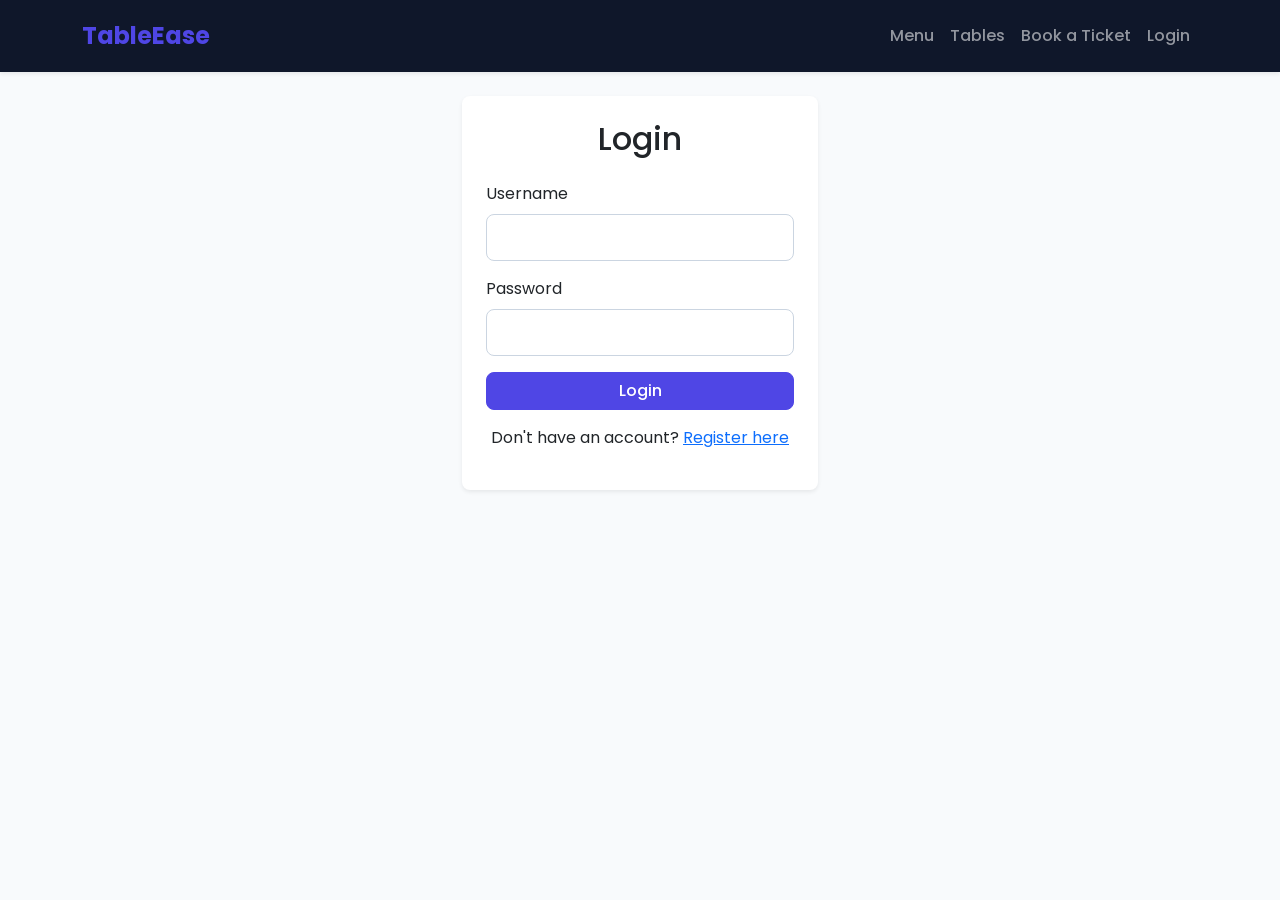
<file: frontend/login.html>
<!DOCTYPE html>
<html lang="en">
<head>
    <meta charset="UTF-8">
    <meta name="viewport" content="width=device-width, initial-scale=1.0">
    <title>TableEase - Login</title>
    <link href="https://cdn.jsdelivr.net/npm/bootstrap@5.3.3/dist/css/bootstrap.min.css" rel="stylesheet">
    <link rel="stylesheet" href="css/style.css">
</head>
<body>
    <nav class="navbar navbar-expand-lg navbar-dark bg-dark shadow-sm">
        <div class="container">
            <a href="index.html" class="navbar-brand fw-bold text-primary">TableEase</a>
            <div class="navbar-nav">
                <a href="index.html" class="nav-link">Menu</a>
                <a href="tables.html" class="nav-link">Tables</a>
                <a href="booking.html" class="nav-link">Book a Ticket</a>
                <a href="login.html" class="nav-link" id="navbar-auth-link">Login</a>
            </div>
        </div>
    </nav>

    <div class="container mt-4">
        <div class="row justify-content-center">
            <div class="col-md-6 col-lg-4">
                <div class="card shadow-sm border-0 rounded-3">
                    <div class="card-body p-4">
                        <h2 class="card-title text-center mb-4">Login</h2>
                        <div id="alert-container"></div>
                        <form action="" id="login-form">
                            <div class="mb-3">
                                <label for="username" class="form-label">Username</label>
                                <input type="text" class="form-control" id="username" required>
                            </div>

                            <div class="mb-3"> 
                                <label for="password" class="form-label">Password</label>
                                <input type="password" class="form-control" id="password" required>
                            </div>

                            
                                <button type="submit" class="btn btn-primary w-100">Login</button>
                        </form>
                        <p class="text-center mt-3">
                            Don't have an account? <a href="register.html">Register here</a>
                        </p>
                    </div>
                </div>
            </div>
        </div>
    </div>
    <script src="js/auth.js"></script>
</body>
</html>
</file>
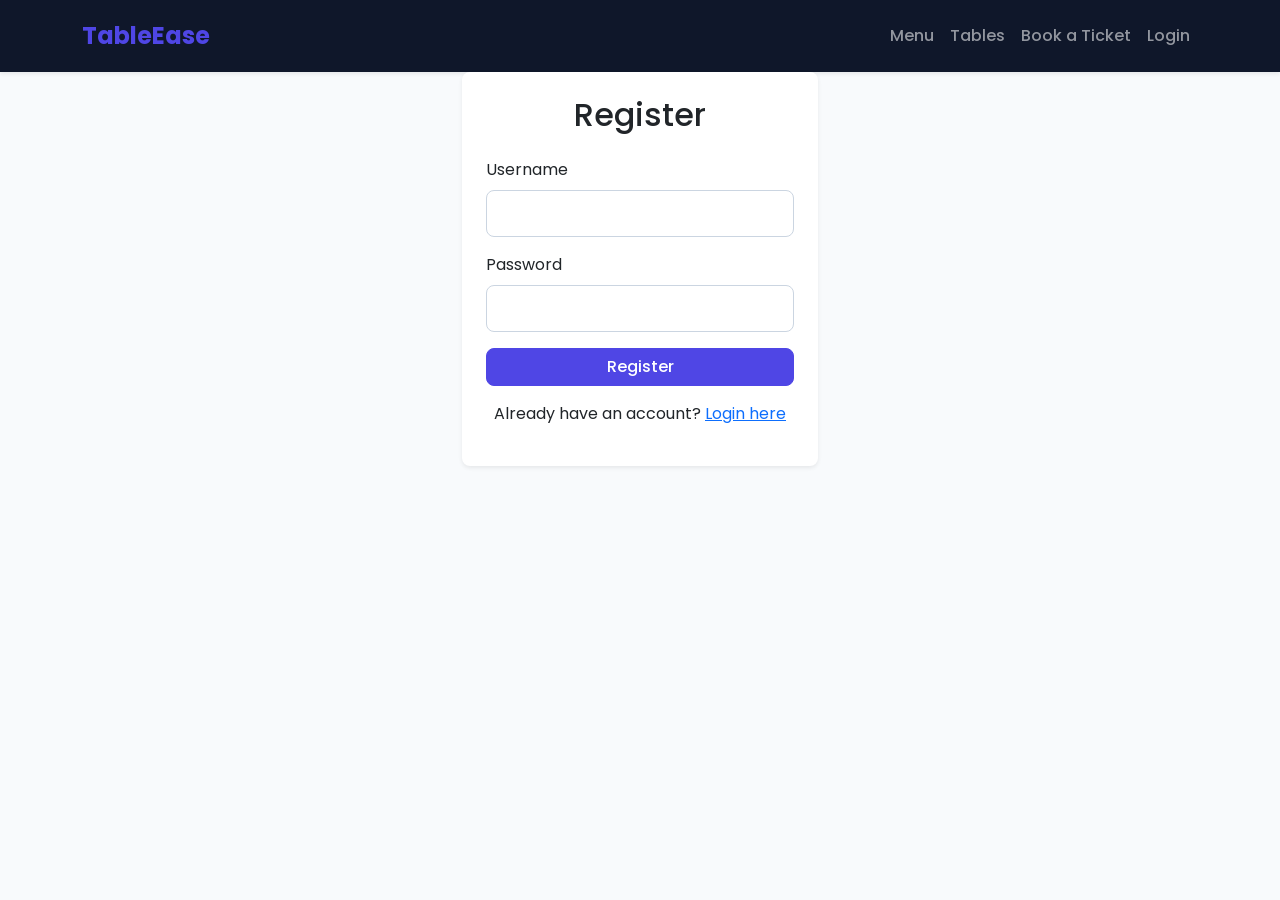
<file: frontend/register.html>
<!DOCTYPE html>
<html lang="en">
<head>
    <meta charset="UTF-8">
    <meta name="viewport" content="width=device-width, initial-scale=1.0">
    <title>TableEase - Register</title>
    <link href="https://cdn.jsdelivr.net/npm/bootstrap@5.3.3/dist/css/bootstrap.min.css" rel="stylesheet">
    <link rel="stylesheet" href="css/style.css">
</head>
<body>
    <nav class="navbar navbar-expand-lg navbar-dark bg-dark shadow-sm">
        <div class="container">
            <a href="index.html" class="navbar-brand fw-bold text-primary">TableEase</a>
            <div class="navbar-nav">
                <a href="index.html" class="nav-link">Menu</a>
                <a href="tables.html" class="nav-link">Tables</a>
                <a href="booking.html" class="nav-link">Book a Ticket</a>
                <a href="login.html" class="nav-link" id="navbar-auth-link">Login</a>
            </div>
        </div>
    </nav>

    <div class="container">
        <div class="row justify-content-center">
            <div class="col-md-6 col-lg-4">
                <div class="card shadow-sm border-0 rounded-3">
                    <div class="card-body p-4">
                        <h2 class="card-title text-center mb-4">Register</h2>
                        <div id="alert-container"></div>
                        <form id="register-form">
                            <div class="mb-3">
                                <label for="username" class="form-label">Username</label>
                                <input type="text" class="form-control" id="username" required>
                            </div>

                            <div class="mb-3">
                                <label for="password" class="form-label">Password</label>
                                <input type="password" class="form-control" id="password" required>
                            </div>

                            <button type="submit" class="btn btn-primary w-100">Register</button>
                        </form>

                        <p class="text-center mt-3">
                            Already have an account? <a href="login.html">Login here</a>
                        </p>
                    </div>
                </div>
            </div>
        </div>
    </div>
    <script src="js/auth.js"></script>
</body>
</html>
</file>
<file: frontend/css/style.css>
@import url('https://fonts.googleapis.com/css2?family=Poppins:wght@300;400;500;600;700&display=swap');

:root{
    --primary-color:#4f46e5;
    --primary-hover: #4338ca;
    --bg-color: #f8fafc;
    --card-bg: #ffffff;
    --text-main: #0f172a;
    --text-muted: #64748b;
}

body{
    font-family: 'Poppins',sans-serif;
    background-color: var(--bg-color);
    color: var(--text-main);
}

.navbar{
    background-color: #0f172a !important;
    padding: 0.8rem 0;
}

.navbar-brand{
    font-size: 1.5rem;
    color: var(--primary-color) !important;
}

.nav-link{
    font-weight: 500;
    transition: color 0.2s ease;
}

.nav-link.active, .nav-link:hover{
    color: var(--primary-color) !important;
}

.menu-card{
    border: none;
    border-radius: 16px;
    background-color: var(--card-bg);
    transition: all 0.3s cubic-bezier(0.4,0,0.2,1);
}

.menu-card:hover{
    transform: translateY(-6px);
    box-shadow:  0 12px 24px -10px rgba(79,70,229,0.15) !important;
}

.card-body.p-4{
    border-radius: 16px;
    background: #ffffff;
}

.form-control{
    border-radius: 8px;
    padding: 0.65rem 0.9rem;
    border: 1px solid #cbd5e1;
}

.form-control:focus{
    border-color: var(--primary-color);
    box-shadow: 0 0 0 3px rgba(79,70,229,0.15);
}

.btn-primary{
    background-color: var(--primary-color);
    border-color: var(--primary-color);
    border-radius: 8px;
    font-weight: 500;
    transition: all 0.2s ease;
}

.btn-primary:hover{
    background-color: var(--primary-hover);
    border-color: var(--primary-hover);
}
</file>
